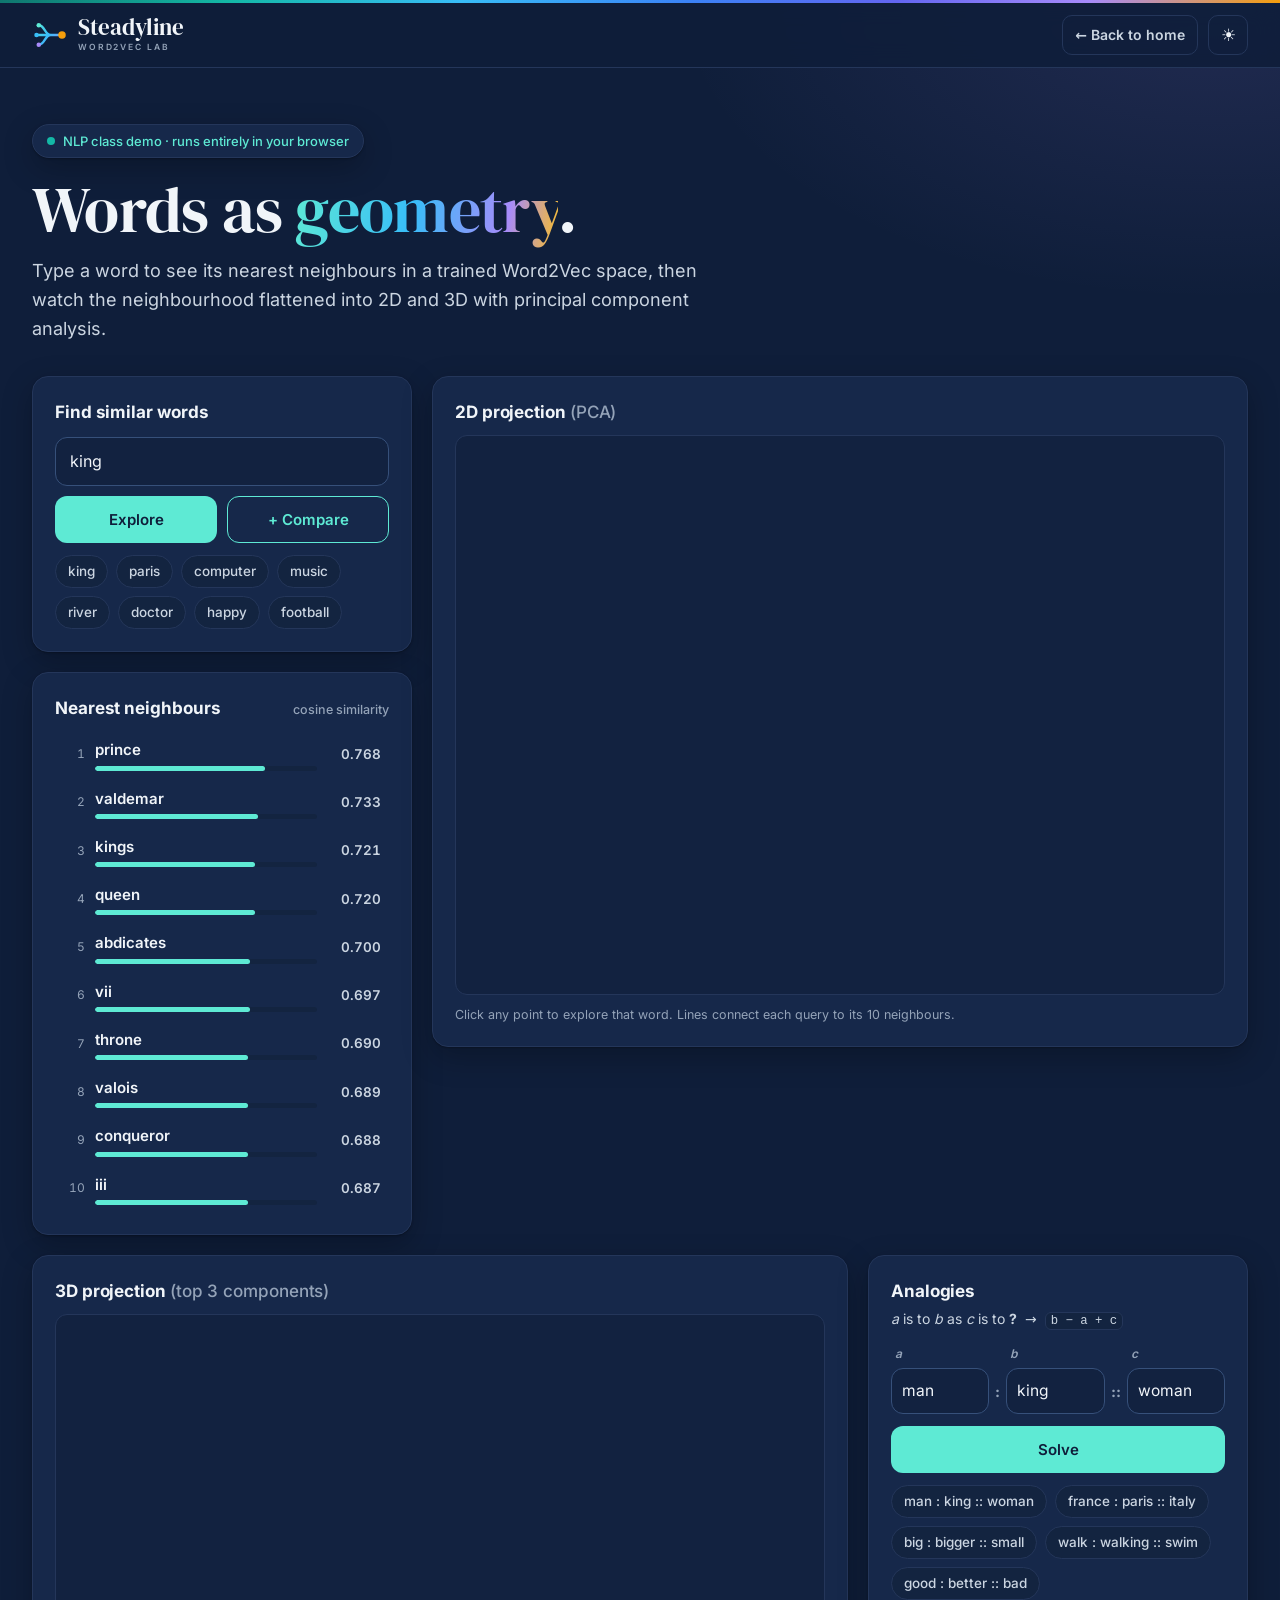
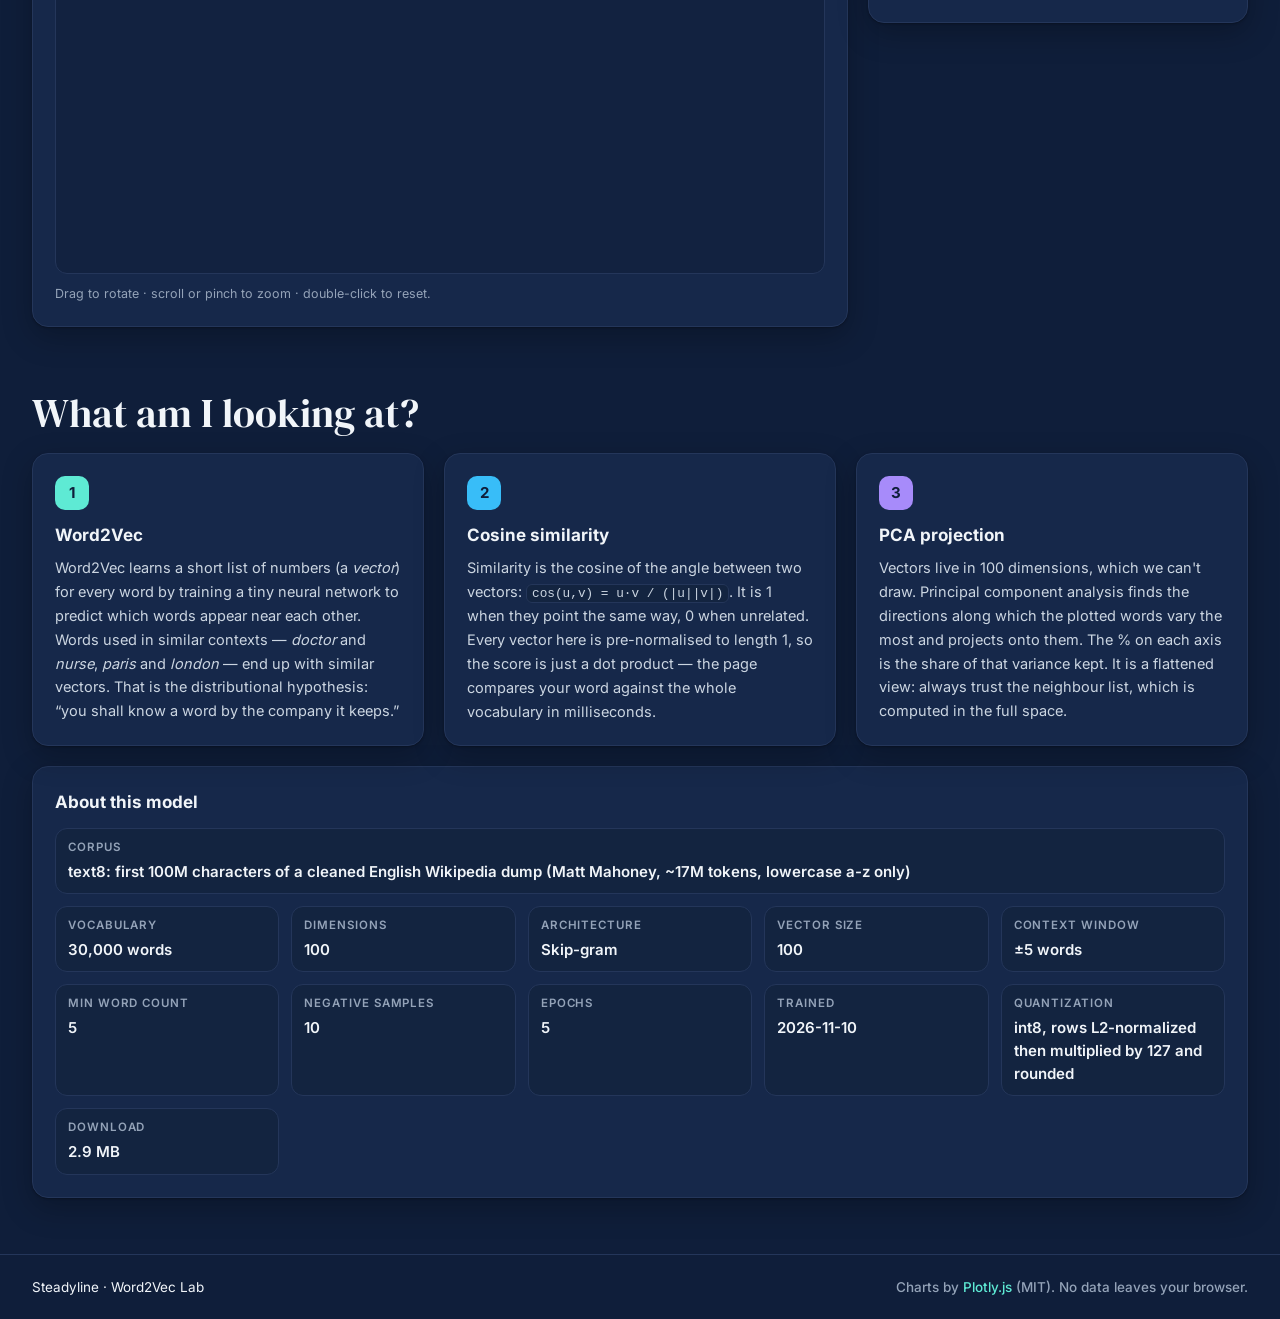
<file: word2vec/index.html>
<!doctype html>
<html lang="en" data-theme="dark">
<head>
  <meta charset="utf-8">
  <meta name="viewport" content="width=device-width, initial-scale=1">
  <title>Word2Vec Lab · Steadyline</title>
  <meta name="description" content="Explore a Word2Vec embedding in your browser: nearest neighbours, cosine similarity, analogies, and 2D/3D PCA projections.">
  <meta name="color-scheme" content="dark light">
  <link rel="preload" href="../assets/font-ffd81d19.woff2" as="font" type="font/woff2" crossorigin>
  <link rel="preload" href="../assets/font-7d091efb.woff2" as="font" type="font/woff2" crossorigin>
  <link rel="stylesheet" href="style.css">
  <script>
    // Apply the saved theme before first paint (default: dark navy).
    try { var t = localStorage.getItem('w2v-theme'); if (t === 'light' || t === 'dark') document.documentElement.setAttribute('data-theme', t); } catch (e) {}
  </script>
</head>
<body>
  <a class="skip" href="#explorer">Skip to explorer</a>

  <header class="site-header">
    <div class="rainbow" aria-hidden="true"></div>
    <div class="wrap header-row">
      <a class="brand" href="/" aria-label="Steadyline home">
        <svg width="36" height="36" viewBox="0 0 48 48" fill="none" aria-hidden="true">
          <defs>
            <linearGradient id="sl-hdr" gradientUnits="userSpaceOnUse" x1="4" y1="6" x2="44" y2="42">
              <stop offset="0" stop-color="#5EEAD4"/><stop offset=".45" stop-color="#38BDF8"/><stop offset="1" stop-color="#A78BFA"/>
            </linearGradient>
          </defs>
          <path d="M9 11 C17 11 17 24 25 24 M6 24 H25 M9 37 C17 37 17 24 25 24 M25 24 H35" stroke="url(#sl-hdr)" stroke-width="3.2" stroke-linecap="round"/>
          <circle cx="9" cy="11" r="3" fill="#5EEAD4"/><circle cx="6" cy="24" r="3" fill="#38BDF8"/><circle cx="9" cy="37" r="3" fill="#A78BFA"/><circle cx="40" cy="24" r="5" fill="#F59E0B"/>
        </svg>
        <span class="brand-text">
          <span class="brand-name">Steadyline</span>
          <span class="brand-sub">WORD2VEC LAB</span>
        </span>
      </a>
      <div class="header-actions">
        <a class="back-link" href="/"><span aria-hidden="true">&larr;</span> <span class="back-long">Back to </span>home</a>
        <button id="themeToggle" class="icon-btn" type="button" aria-label="Switch to light theme" title="Toggle theme">
          <span class="ico-sun" aria-hidden="true">&#9728;</span><span class="ico-moon" aria-hidden="true">&#9790;</span>
        </button>
      </div>
    </div>
  </header>

  <main>
    <section class="hero wrap">
      <span class="pill"><span class="dot" aria-hidden="true"></span> NLP class demo &middot; runs entirely in your browser</span>
      <h1>Words as <span class="gtext">geometry</span>.</h1>
      <p class="lede">Type a word to see its nearest neighbours in a trained Word2Vec space, then watch the neighbourhood flattened into 2D and 3D with principal component analysis.</p>
    </section>

    <!-- Loading / error state -->
    <section id="loader" class="wrap loader-wrap" aria-live="polite">
      <div class="card loader">
        <div class="loader-head">
          <span class="spinner" aria-hidden="true"></span>
          <div>
            <p class="loader-title" id="loaderTitle">Loading the model&hellip;</p>
            <p class="loader-sub" id="loaderSub">Fetching vocabulary</p>
          </div>
        </div>
        <div class="progress" role="progressbar" aria-label="Model download progress" aria-valuemin="0" aria-valuemax="100" aria-valuenow="0" id="progress">
          <div class="progress-bar" id="progressBar"></div>
        </div>
      </div>
    </section>

    <div id="app" class="wrap" hidden>
      <!-- Explorer -->
      <section id="explorer" class="grid-explore" aria-label="Nearest neighbour explorer">
        <div class="col-left">
          <div class="card">
            <h2 class="card-title">Find similar words</h2>
            <form id="searchForm" class="search" autocomplete="off" novalidate>
              <label for="wordInput" class="sr-only">Word</label>
              <div class="combo">
                <input id="wordInput" type="text" inputmode="text" autocapitalize="none" spellcheck="false"
                       placeholder="Try “king” or “river”" role="combobox" aria-autocomplete="list"
                       aria-expanded="false" aria-controls="suggestList">
                <ul id="suggestList" class="suggest" role="listbox" hidden></ul>
              </div>
              <div class="search-btns">
                <button type="submit" class="btn btn-primary">Explore</button>
                <button type="button" id="addBtn" class="btn btn-ghost" title="Add this word to the plots to compare clusters">+ Compare</button>
              </div>
            </form>
            <p id="msg" class="msg" role="status" aria-live="polite"></p>
            <div class="chips" id="exampleChips" aria-label="Example words"></div>
            <div id="compareWrap" class="compare" hidden>
              <p class="compare-label">Comparing</p>
              <div class="chips" id="compareChips"></div>
            </div>
          </div>

          <div class="card">
            <div class="card-head">
              <h2 class="card-title">Nearest neighbours</h2>
              <span class="hint">cosine similarity</span>
            </div>
            <div class="tabs" id="nbTabs" role="tablist" aria-label="Query word" hidden></div>
            <ol id="neighbors" class="neighbors" aria-live="polite"></ol>
          </div>
        </div>

        <div class="col-right">
          <div class="card plot-card">
            <div class="card-head">
              <h2 class="card-title">2D projection <span class="muted">(PCA)</span></h2>
              <span class="hint" id="var2d"></span>
            </div>
            <div id="plot2d" class="plot plot-2d" role="img" aria-label="2D PCA scatter plot of the query word and its neighbours"></div>
            <p class="plot-note">Click any point to explore that word. Lines connect each query to its 10 neighbours.</p>
          </div>
        </div>
      </section>

      <section class="grid-second">
        <div class="card plot-card">
          <div class="card-head">
            <h2 class="card-title">3D projection <span class="muted">(top 3 components)</span></h2>
            <span class="hint" id="var3d"></span>
          </div>
          <div id="plot3d" class="plot plot-3d" role="img" aria-label="3D PCA scatter plot; drag to rotate, scroll or pinch to zoom"></div>
          <p class="plot-note">Drag to rotate &middot; scroll or pinch to zoom &middot; double-click to reset.</p>
        </div>

        <div class="card analogy-card">
          <h2 class="card-title">Analogies</h2>
          <p class="card-sub"><em>a</em> is to <em>b</em> as <em>c</em> is to&nbsp;<strong>?</strong> &nbsp;&rarr;&nbsp; <code>b &minus; a + c</code></p>
          <form id="analogyForm" class="analogy" autocomplete="off" novalidate>
            <div class="analogy-row">
              <label><span>a</span><input id="anA" type="text" autocapitalize="none" spellcheck="false" value="man"></label>
              <span class="sep" aria-hidden="true">:</span>
              <label><span>b</span><input id="anB" type="text" autocapitalize="none" spellcheck="false" value="king"></label>
              <span class="sep" aria-hidden="true">::</span>
              <label><span>c</span><input id="anC" type="text" autocapitalize="none" spellcheck="false" value="woman"></label>
            </div>
            <button type="submit" class="btn btn-primary btn-block">Solve</button>
          </form>
          <div class="chips" id="analogyChips" aria-label="Example analogies"></div>
          <p id="anMsg" class="msg" role="status" aria-live="polite"></p>
          <ol id="anResults" class="neighbors compact"></ol>
        </div>
      </section>

      <!-- Explainer -->
      <section class="explain" aria-labelledby="howTitle">
        <h2 id="howTitle" class="section-title">What am I looking at?</h2>
        <div class="explain-grid">
          <article class="card exp">
            <span class="exp-ico" style="--c:var(--s1)" aria-hidden="true">1</span>
            <h3>Word2Vec</h3>
            <p>Word2Vec learns a short list of numbers (a <em>vector</em>) for every word by training a tiny neural network to predict which words appear near each other. Words used in similar contexts &mdash; <em>doctor</em> and <em>nurse</em>, <em>paris</em> and <em>london</em> &mdash; end up with similar vectors. That is the distributional hypothesis: “you shall know a word by the company it keeps.”</p>
          </article>
          <article class="card exp">
            <span class="exp-ico" style="--c:var(--s2)" aria-hidden="true">2</span>
            <h3>Cosine similarity</h3>
            <p>Similarity is the cosine of the angle between two vectors: <code>cos(u,v) = u&middot;v / (|u||v|)</code>. It is 1 when they point the same way, 0 when unrelated. Every vector here is pre-normalised to length 1, so the score is just a dot product &mdash; the page compares your word against the whole vocabulary in milliseconds.</p>
          </article>
          <article class="card exp">
            <span class="exp-ico" style="--c:var(--s3)" aria-hidden="true">3</span>
            <h3>PCA projection</h3>
            <p>Vectors live in <span class="dim-n">100</span> dimensions, which we can't draw. Principal component analysis finds the directions along which the plotted words vary the most and projects onto them. The % on each axis is the share of that variance kept. It is a flattened view: always trust the neighbour list, which is computed in the full space.</p>
          </article>
        </div>

        <div class="card model-card">
          <h3>About this model</h3>
          <dl id="modelInfo" class="model-info"></dl>
        </div>
      </section>
    </div>
  </main>

  <footer class="site-footer">
    <div class="wrap footer-row">
      <span>Steadyline &middot; Word2Vec Lab</span>
      <span class="muted">Charts by <a href="https://plotly.com/javascript/" rel="noopener">Plotly.js</a> (MIT). No data leaves your browser.</span>
    </div>
  </footer>

  <script src="vendor/plotly-4.1.2.min.js" defer></script>
  <script src="app.js" defer></script>
</body>
</html>
</file>
<file: word2vec/style.css>
/* Fonts: the same self-hosted files the landing page uses (latin + latin-ext subsets). */
@font-face{font-family:'DM Serif Display';font-style:normal;font-weight:400;font-display:swap;src:url("../assets/font-fffa0dbe.woff2") format('woff2');unicode-range:U+0100-02BA,U+02BD-02C5,U+02C7-02CC,U+02CE-02D7,U+02DD-02FF,U+0304,U+0308,U+0329,U+1D00-1DBF,U+1E00-1E9F,U+1EF2-1EFF,U+2020,U+20A0-20AB,U+20AD-20C4,U+2113,U+2C60-2C7F,U+A720-A7FF}
@font-face{font-family:'DM Serif Display';font-style:normal;font-weight:400;font-display:swap;src:url("../assets/font-7d091efb.woff2") format('woff2');unicode-range:U+0000-00FF,U+0131,U+0152-0153,U+02BB-02BC,U+02C6,U+02DA,U+02DC,U+0304,U+0308,U+0329,U+2000-206F,U+20AC,U+2122,U+2191,U+2193,U+2212,U+2215,U+FEFF,U+FFFD}
@font-face{font-family:'Inter';font-style:normal;font-weight:400 700;font-display:swap;src:url("../assets/font-7b480bbc.woff2") format('woff2');unicode-range:U+0100-02BA,U+02BD-02C5,U+02C7-02CC,U+02CE-02D7,U+02DD-02FF,U+0304,U+0308,U+0329,U+1D00-1DBF,U+1E00-1E9F,U+1EF2-1EFF,U+2020,U+20A0-20AB,U+20AD-20C4,U+2113,U+2C60-2C7F,U+A720-A7FF}
@font-face{font-family:'Inter';font-style:normal;font-weight:400 700;font-display:swap;src:url("../assets/font-ffd81d19.woff2") format('woff2');unicode-range:U+0000-00FF,U+0131,U+0152-0153,U+02BB-02BC,U+02C6,U+02DA,U+02DC,U+0304,U+0308,U+0329,U+2000-206F,U+20AC,U+2122,U+2191,U+2193,U+2212,U+2215,U+FEFF,U+FFFD}

/* Tokens — mirror the landing page's light/dark variables. */
:root{
  --bg:#fff;--card:#fff;--surface:#F1F5F9;--surface2:#F8FAFC;--text:#0F1E3A;--muted:#475569;--muted2:#64748B;
  --border:#E2E8F0;--input:#CBD5E1;--accent-t:#0F766E;--err-t:#DC2626;--warn-t:#B45309;
  --header:rgba(255,255,255,.86);--btn:#0F766E;--btn-text:#fff;--btn-hover:#115E59;
  --gtext:linear-gradient(100deg,#0F766E 0%,#0F766E 20%,#2563EB 60%,#6366F1 100%);
  --hero-glow:radial-gradient(1200px 500px at 15% -10%,rgba(20,184,166,.14),transparent 60%),radial-gradient(900px 500px at 95% 0%,rgba(99,102,241,.10),transparent 60%);
  --shadow:0 1px 2px rgba(15,30,58,.06),0 8px 24px rgba(15,30,58,.06);
  /* series colours for query clusters */
  --s1:#0F766E;--s2:#0284C7;--s3:#7C3AED;--s4:#B45309;--s5:#DB2777;
  --grid:#E2E8F0;--zero:#CBD5E1;
}
:root[data-theme=dark]{
  --bg:#0F1E3A;--card:#16284A;--surface:#132440;--surface2:#122240;--text:#F1F5F9;--muted:#CBD5E1;--muted2:#94A3B8;
  --border:#24365A;--input:#36507A;--accent-t:#5EEAD4;--err-t:#F87171;--warn-t:#FBBF24;
  --header:rgba(15,30,58,.86);--btn:#5EEAD4;--btn-text:#0F1E3A;--btn-hover:#99F6E4;
  --gtext:linear-gradient(100deg,#5EEAD4 0%,#38BDF8 45%,#A78BFA 80%,#FBBF24 100%);
  --hero-glow:radial-gradient(1200px 500px at 15% -10%,rgba(94,234,212,.12),transparent 60%),radial-gradient(900px 500px at 95% 0%,rgba(167,139,250,.12),transparent 60%);
  --shadow:0 1px 2px rgba(0,0,0,.25),0 10px 30px rgba(0,0,0,.25);
  --s1:#5EEAD4;--s2:#38BDF8;--s3:#A78BFA;--s4:#F59E0B;--s5:#F472B6;
  --grid:#24365A;--zero:#36507A;
}

*{box-sizing:border-box}
html{scroll-behavior:smooth;scroll-padding-top:80px;-webkit-text-size-adjust:100%}
body{margin:0;background:var(--bg);background-image:var(--hero-glow);background-repeat:no-repeat;color:var(--text);font-family:Inter,system-ui,sans-serif;font-size:15px;line-height:1.55;-webkit-font-smoothing:antialiased;transition:background-color .3s,color .3s;overflow-x:hidden}
h1,h2,h3,p{margin:0}
a{color:var(--accent-t);text-decoration:none}
a:hover{text-decoration:underline}
:focus-visible{outline:3px solid #3B82F6;outline-offset:2px}
code{font-family:ui-monospace,SFMono-Regular,Menlo,Consolas,monospace;font-size:.88em;background:var(--surface);border:1px solid var(--border);padding:1px 5px;border-radius:6px}
.muted{color:var(--muted2);font-weight:500}
.sr-only{position:absolute;width:1px;height:1px;padding:0;margin:-1px;overflow:hidden;clip:rect(0,0,0,0);white-space:nowrap;border:0}
.skip{position:absolute;left:-999px;top:8px;background:var(--btn);color:var(--btn-text);padding:8px 12px;border-radius:8px;z-index:2000}
.skip:focus{left:8px}
[hidden]{display:none!important}

.wrap{max-width:1280px;margin:0 auto;padding:0 clamp(16px,3vw,32px)}

/* Header */
.site-header{position:sticky;top:0;z-index:1000;background:var(--header);backdrop-filter:blur(12px);-webkit-backdrop-filter:blur(12px);border-bottom:1px solid var(--border)}
.rainbow{height:3px;background:linear-gradient(135deg,#0F766E 0%,#14B8A6 18%,#38BDF8 36%,#3B82F6 54%,#6366F1 70%,#A78BFA 85%,#F59E0B 100%)}
.header-row{height:64px;display:flex;align-items:center;justify-content:space-between;gap:12px}
.brand{display:flex;align-items:center;gap:10px;color:var(--text);min-width:0}
.brand:hover{text-decoration:none}
.brand svg{flex:none}
.brand-text{display:flex;flex-direction:column;gap:2px;min-width:0}
.brand-name{font-family:'DM Serif Display',serif;font-size:23px;line-height:1}
.brand-sub{font-size:8.5px;font-weight:600;letter-spacing:.22em;color:var(--muted2);white-space:nowrap}
.header-actions{display:flex;align-items:center;gap:10px}
.back-link{font-size:14px;font-weight:600;color:var(--muted);padding:8px 12px;border-radius:10px;border:1px solid var(--border);white-space:nowrap}
.back-link:hover{color:var(--accent-t);text-decoration:none;border-color:var(--accent-t)}
.icon-btn{width:40px;height:40px;border-radius:10px;border:1px solid var(--border);background:transparent;color:var(--text);font-size:17px;cursor:pointer;display:grid;place-items:center}
.icon-btn:hover{border-color:var(--accent-t)}
.ico-sun{display:none}
:root[data-theme=dark] .ico-sun{display:inline}
:root[data-theme=dark] .ico-moon{display:none}

/* Hero */
.hero{padding-top:clamp(28px,5vw,56px);padding-bottom:clamp(20px,3vw,32px)}
.pill{display:inline-flex;align-items:center;gap:8px;font-size:13px;font-weight:500;color:var(--accent-t);background:var(--card);border:1px solid var(--border);padding:6px 14px;border-radius:999px;box-shadow:var(--shadow)}
.pill .dot{width:8px;height:8px;border-radius:50%;background:#14B8A6}
.hero h1{font-family:'DM Serif Display',serif;font-weight:400;font-size:clamp(38px,6vw,64px);line-height:1.05;letter-spacing:-.01em;margin:18px 0 14px}
.gtext{background:var(--gtext);-webkit-background-clip:text;background-clip:text;color:transparent}
.lede{max-width:680px;font-size:clamp(16px,1.6vw,18px);color:var(--muted);line-height:1.6}

/* Cards */
.card{background:var(--card);border:1px solid var(--border);border-radius:16px;padding:clamp(16px,2vw,22px);box-shadow:var(--shadow);min-width:0}
.card-title{font-size:17px;font-weight:700;letter-spacing:-.005em}
.card-sub{color:var(--muted);font-size:14px;margin-top:4px}
.card-head{display:flex;align-items:baseline;justify-content:space-between;gap:10px;flex-wrap:wrap;margin-bottom:10px}
.hint{font-size:12.5px;color:var(--muted2);font-weight:500}

/* Loader */
.loader-wrap{padding-bottom:40px}
.loader{max-width:560px}
.loader-head{display:flex;gap:14px;align-items:center;margin-bottom:16px}
.loader-title{font-weight:700}
.loader-sub{font-size:13.5px;color:var(--muted2)}
.loader.error .spinner{display:none}
.loader.error .loader-title{color:var(--err-t)}
.spinner{width:28px;height:28px;border-radius:50%;border:3px solid var(--border);border-top-color:#14B8A6;animation:spin .9s linear infinite;flex:none}
@keyframes spin{to{transform:rotate(360deg)}}
.progress{height:8px;background:var(--surface);border-radius:999px;overflow:hidden;border:1px solid var(--border)}
.progress-bar{height:100%;width:0;background:linear-gradient(90deg,#5EEAD4,#38BDF8,#A78BFA);transition:width .2s}

/* Layout grids */
.grid-explore{display:grid;grid-template-columns:minmax(0,380px) minmax(0,1fr);gap:20px;align-items:start}
.col-left{display:flex;flex-direction:column;gap:20px;min-width:0}
.col-right{min-width:0;position:sticky;top:84px}
.grid-second{display:grid;grid-template-columns:minmax(0,1fr) minmax(0,380px);gap:20px;margin-top:20px;align-items:start}

/* Search */
.search{display:flex;flex-direction:column;gap:10px;margin-top:12px}
.combo{position:relative}
input[type=text]{width:100%;font:inherit;font-size:16px;color:var(--text);background:var(--surface2);border:1.5px solid var(--input);border-radius:12px;padding:11px 14px;transition:border-color .15s,box-shadow .15s}
input[type=text]::placeholder{color:var(--muted2)}
input[type=text]:focus{outline:none;border-color:#14B8A6;box-shadow:0 0 0 3px rgba(20,184,166,.25)}
.suggest{position:absolute;left:0;right:0;top:calc(100% + 4px);margin:0;padding:4px;list-style:none;background:var(--card);border:1px solid var(--border);border-radius:12px;box-shadow:var(--shadow);z-index:50;max-height:280px;overflow:auto}
.suggest li{padding:8px 10px;border-radius:8px;cursor:pointer;display:flex;justify-content:space-between;gap:8px;font-size:15px}
.suggest li .rank{font-size:12px;color:var(--muted2)}
.suggest li[aria-selected=true],.suggest li:hover{background:var(--surface)}
.suggest mark{background:none;color:var(--accent-t);font-weight:700}
.search-btns{display:flex;gap:10px}
.search-btns .btn{flex:1}
.btn{font:inherit;font-weight:600;font-size:15px;border-radius:12px;padding:11px 16px;cursor:pointer;border:1.5px solid transparent;transition:background-color .15s,border-color .15s,color .15s}
.btn-primary{background:var(--btn);color:var(--btn-text)}
.btn-primary:hover{background:var(--btn-hover)}
.btn-ghost{background:transparent;color:var(--accent-t);border-color:var(--accent-t)}
.btn-ghost:hover{background:var(--surface)}
.btn-block{width:100%}
.msg{font-size:14px;color:var(--muted);min-height:0;margin-top:10px}
.msg:empty{display:none}
.msg.err{color:var(--err-t)}
.msg button{font:inherit;font-weight:600;color:var(--accent-t);background:none;border:none;padding:0;cursor:pointer;text-decoration:underline;text-underline-offset:2px}

.chips{display:flex;flex-wrap:wrap;gap:8px;margin-top:12px}
.chip{font:inherit;font-size:13.5px;font-weight:500;color:var(--muted);background:var(--surface);border:1px solid var(--border);padding:5px 12px;border-radius:999px;cursor:pointer;display:inline-flex;align-items:center;gap:6px}
.chip:hover{border-color:var(--accent-t);color:var(--text)}
.chip .sw{width:9px;height:9px;border-radius:50%;flex:none}
.chip .x{font-size:15px;line-height:1;color:var(--muted2);margin-left:2px}
.compare{margin-top:16px;padding-top:14px;border-top:1px solid var(--border)}
.compare-label{font-size:12px;font-weight:600;letter-spacing:.08em;text-transform:uppercase;color:var(--muted2)}
.compare .chips{margin-top:8px}

/* Tabs */
.tabs{display:flex;gap:6px;flex-wrap:wrap;margin-bottom:10px}
.tab{font:inherit;font-size:13px;font-weight:600;padding:5px 11px;border-radius:999px;border:1.5px solid var(--border);background:transparent;color:var(--muted);cursor:pointer;display:inline-flex;align-items:center;gap:6px}
.tab[aria-selected=true]{border-color:var(--c);color:var(--text);background:var(--surface)}
.tab .sw{width:9px;height:9px;border-radius:50%;background:var(--c)}

/* Neighbour list */
.neighbors{list-style:none;margin:0;padding:0;display:flex;flex-direction:column;gap:2px;counter-reset:n}
.neighbors li{counter-increment:n}
.nb{width:100%;font:inherit;text-align:left;display:grid;grid-template-columns:22px minmax(0,1fr) 54px;align-items:center;gap:10px;padding:7px 8px;border-radius:10px;border:none;background:transparent;color:var(--text);cursor:pointer}
.nb:hover{background:var(--surface)}
.nb::before{content:counter(n);font-size:12px;color:var(--muted2);text-align:right;font-variant-numeric:tabular-nums}
.nb-main{min-width:0;display:flex;flex-direction:column;gap:4px}
.nb-word{font-weight:600;font-size:15px;overflow:hidden;text-overflow:ellipsis;white-space:nowrap}
.nb-bar{height:5px;border-radius:999px;background:var(--surface);overflow:hidden}
.nb-bar span{display:block;height:100%;border-radius:999px;background:var(--c,#14B8A6)}
.nb-score{font-variant-numeric:tabular-nums;font-size:13.5px;font-weight:600;color:var(--muted);text-align:right}
.neighbors.compact .nb{padding:6px 8px}
.empty{color:var(--muted2);font-size:14px;padding:8px}

/* Plots */
.plot-card{display:flex;flex-direction:column}
.plot{width:100%;border-radius:12px;background:var(--surface2);border:1px solid var(--border);overflow:hidden}
.plot-2d{height:clamp(340px,52vw,560px)}
.plot-3d{height:clamp(360px,48vw,560px)}
.plot-note{font-size:12.5px;color:var(--muted2);margin-top:10px}

/* Analogy */
.analogy{display:flex;flex-direction:column;gap:12px;margin-top:14px}
.analogy-row{display:grid;grid-template-columns:minmax(0,1fr) auto minmax(0,1fr) auto minmax(0,1fr);align-items:end;gap:6px}
.analogy label{display:flex;flex-direction:column;gap:4px;min-width:0}
.analogy label span{font-size:12px;font-weight:600;color:var(--muted2);font-style:italic;padding-left:4px}
.analogy input[type=text]{padding:10px 10px;font-size:15.5px}
.analogy .sep{color:var(--muted2);font-weight:700;padding-bottom:11px}

/* Explainer */
.explain{margin-top:clamp(36px,5vw,64px)}
.section-title{font-family:'DM Serif Display',serif;font-weight:400;font-size:clamp(28px,3.6vw,40px);line-height:1.1;margin-bottom:18px}
.explain-grid{display:grid;grid-template-columns:repeat(3,minmax(0,1fr));gap:20px}
.exp h3{font-size:17px;margin:12px 0 8px}
.exp p{color:var(--muted);font-size:14.5px;line-height:1.65}
.exp-ico{display:grid;place-items:center;width:34px;height:34px;border-radius:10px;font-weight:700;font-size:15px;color:var(--bg);background:var(--c)}
.model-card{margin-top:20px}
.model-card h3{font-size:17px;margin-bottom:12px}
.model-info{display:grid;grid-template-columns:repeat(auto-fill,minmax(200px,1fr));gap:12px;margin:0}
.model-info div{background:var(--surface);border:1px solid var(--border);border-radius:12px;padding:10px 12px;min-width:0}
.model-info dt{font-size:11.5px;font-weight:600;letter-spacing:.08em;text-transform:uppercase;color:var(--muted2)}
.model-info dd{margin:3px 0 0;font-weight:600;overflow-wrap:anywhere}
.model-info .wide{grid-column:1/-1}

/* Footer */
.site-footer{margin-top:56px;border-top:1px solid var(--border);padding:22px 0;font-size:13.5px}
.footer-row{display:flex;justify-content:space-between;gap:12px;flex-wrap:wrap}

/* Responsive */
@media (max-width:1000px){
  .grid-explore,.grid-second{grid-template-columns:minmax(0,1fr)}
  .col-right{position:static}
  .explain-grid{grid-template-columns:minmax(0,1fr)}
}
@media (max-width:520px){
  .back-long{display:none}
  .brand-name{font-size:21px}
  .header-row{height:58px}
  .analogy-row{grid-template-columns:minmax(0,1fr) minmax(0,1fr) minmax(0,1fr)}
  .analogy .sep{display:none}
  .plot-2d{height:380px}
  .plot-3d{height:400px}
}
@media (prefers-reduced-motion:reduce){*{animation:none!important;transition:none!important;scroll-behavior:auto!important}}
</file>
